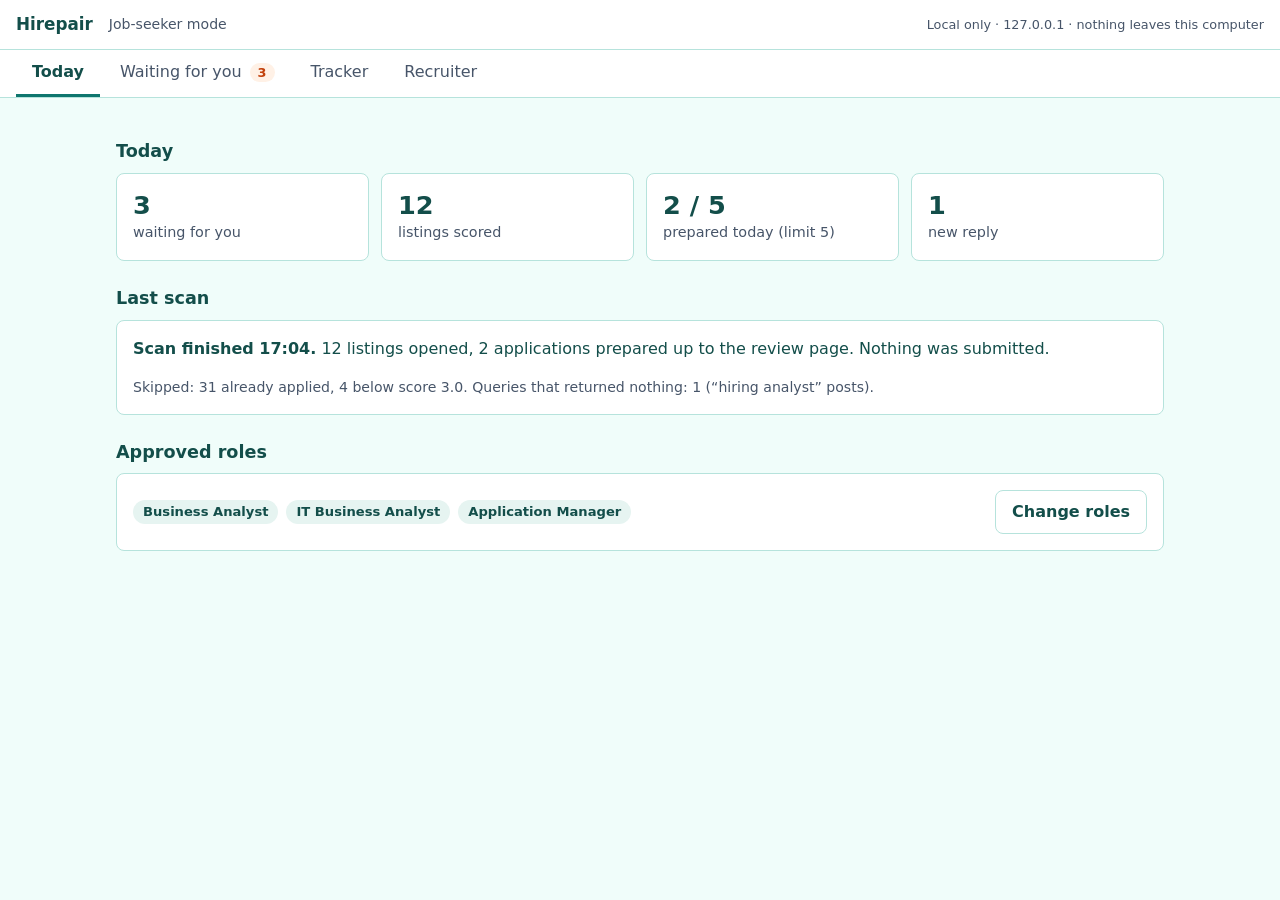
<file: docs/ui-mockup.html>
<!doctype html>
<html lang="en">
<head>
<meta charset="utf-8">
<meta name="viewport" content="width=device-width,initial-scale=1">
<title>Hirepair UI mockup</title>
<!-- Static pre-design with fictional data. No network requests, no build step. See docs/ui-design.md. -->
<style>
:root{
  --bg:#F0FDFA;--card:#FFFFFF;--fg:#134E4A;--muted:#475569;--line:#B6E3DC;
  --action:#0F766E;--on-action:#FFFFFF;--link:#0F766E;
  --wait:#C2410C;--wait-bg:#FFF1E6;--ok:#166534;--ok-bg:#E8F7EC;--bad:#B91C1C;--bad-bg:#FDECEC;--info-bg:#E6F4F1;
  --r:8px;--s1:4px;--s2:8px;--s3:12px;--s4:16px;--s5:24px;
  --font:system-ui,-apple-system,"Segoe UI",Roboto,sans-serif;
}
@media (prefers-color-scheme:dark){:root:not([data-theme=light]){
  --bg:#0F1B1A;--card:#16282A;--fg:#E6F4F1;--muted:#9DB2AE;--line:#2A4442;
  --action:#2DD4BF;--on-action:#04211E;--link:#5EEAD4;
  --wait:#FDBA74;--wait-bg:#3A2616;--ok:#86EFAC;--ok-bg:#12301C;--bad:#FCA5A5;--bad-bg:#3B1A1A;--info-bg:#173331}}
:root[data-theme=dark]{
  --bg:#0F1B1A;--card:#16282A;--fg:#E6F4F1;--muted:#9DB2AE;--line:#2A4442;
  --action:#2DD4BF;--on-action:#04211E;--link:#5EEAD4;
  --wait:#FDBA74;--wait-bg:#3A2616;--ok:#86EFAC;--ok-bg:#12301C;--bad:#FCA5A5;--bad-bg:#3B1A1A;--info-bg:#173331}
*{box-sizing:border-box}
body{margin:0;background:var(--bg);color:var(--fg);font:16px/1.5 var(--font)}
a{color:var(--link)}
:focus-visible{outline:3px solid var(--action);outline-offset:2px;border-radius:4px}
.skip{position:absolute;left:-999px}.skip:focus{left:8px;top:8px;background:var(--card);padding:8px;z-index:9}
header{display:flex;align-items:center;gap:var(--s4);padding:var(--s3) var(--s4);border-bottom:1px solid var(--line);background:var(--card)}
header h1{font-size:1.05rem;margin:0}
.local{margin-left:auto;font-size:.8rem;color:var(--muted)}
nav{display:flex;gap:var(--s1);padding:0 var(--s4);background:var(--card);border-bottom:1px solid var(--line);overflow-x:auto}
nav button{all:unset;cursor:pointer;min-height:44px;padding:0 var(--s4);display:flex;align-items:center;gap:var(--s2);color:var(--muted);border-bottom:3px solid transparent;white-space:nowrap}
nav button[aria-selected=true]{color:var(--fg);border-bottom-color:var(--action);font-weight:600}
nav button:focus-visible{outline:3px solid var(--action);outline-offset:-3px}
.count{background:var(--wait-bg);color:var(--wait);border-radius:999px;padding:0 8px;font-size:.8rem;font-weight:600}
main{max-width:1080px;margin:0 auto;padding:var(--s4)}
h2{font-size:1.1rem;margin:var(--s5) 0 var(--s2)}
.grid{display:grid;grid-template-columns:repeat(auto-fit,minmax(150px,1fr));gap:var(--s3)}
.card{background:var(--card);border:1px solid var(--line);border-radius:var(--r);padding:var(--s4)}
.stat b{display:block;font-size:1.6rem;line-height:1.2}.stat span{color:var(--muted);font-size:.9rem}
.muted{color:var(--muted)}
.badge{display:inline-flex;align-items:center;gap:6px;border-radius:999px;padding:2px 10px;font-size:.82rem;font-weight:600;white-space:nowrap}
.badge svg{width:14px;height:14px;flex:none}
.b-wait{background:var(--wait-bg);color:var(--wait)}.b-ok{background:var(--ok-bg);color:var(--ok)}
.b-bad{background:var(--bad-bg);color:var(--bad)}.b-info{background:var(--info-bg);color:var(--fg)}
.item{display:grid;gap:var(--s3);margin:var(--s3) 0}
.item h3{font-size:1rem;margin:0}
.preview{background:var(--bg);border:1px dashed var(--line);border-radius:var(--r);padding:var(--s3);font-size:.92rem;white-space:pre-wrap}
.row{display:flex;flex-wrap:wrap;gap:var(--s2);align-items:center}
.btn{min-height:44px;padding:0 var(--s4);border-radius:var(--r);border:1px solid var(--line);background:var(--card);color:var(--fg);font:inherit;font-weight:600;cursor:pointer;display:inline-flex;align-items:center;text-decoration:none}
.btn:hover{border-color:var(--action)}
.btn.primary{background:var(--action);color:var(--on-action);border-color:var(--action)}
.note{font-size:.88rem;color:var(--muted)}
.wrap{overflow-x:auto;border:1px solid var(--line);border-radius:var(--r);background:var(--card)}
table{border-collapse:collapse;width:100%;font-size:.92rem}
th,td{padding:10px 12px;border-bottom:1px solid var(--line);text-align:left;vertical-align:top}
th{font-size:.8rem;text-transform:uppercase;letter-spacing:.04em;color:var(--muted);white-space:nowrap}
input[type=search]{width:100%;min-height:44px;padding:0 var(--s3);border:1px solid var(--line);border-radius:var(--r);background:var(--card);color:var(--fg);font:inherit;margin:var(--s2) 0}
.kv{display:grid;grid-template-columns:auto 1fr;gap:4px var(--s3);font-size:.92rem}.kv dt{color:var(--muted)}.kv dd{margin:0}
.ev{border-left:3px solid var(--action);padding-left:var(--s3);margin:4px 0;font-size:.9rem}
dialog{border:1px solid var(--line);border-radius:var(--r);background:var(--card);color:var(--fg);max-width:min(440px,92vw);padding:var(--s5)}
dialog::backdrop{background:#0008}
[hidden]{display:none!important}
@media (max-width:640px){header{flex-wrap:wrap}.local{margin-left:0;width:100%}}
@media (prefers-reduced-motion:no-preference){.btn,nav button{transition:border-color .15s,background-color .15s}}
</style>
</head>
<body>
<a class="skip" href="#main">Skip to content</a>
<header>
  <h1>Hirepair</h1>
  <span class="note">Job-seeker mode</span>
  <span class="local">Local only · 127.0.0.1 · nothing leaves this computer</span>
</header>
<nav role="tablist" aria-label="Sections">
  <button role="tab" aria-selected="true" aria-controls="p-today" id="t-today">Today</button>
  <button role="tab" aria-selected="false" aria-controls="p-appr" id="t-appr">Waiting for you <span class="count" aria-label="3 items">3</span></button>
  <button role="tab" aria-selected="false" aria-controls="p-track" id="t-track">Tracker</button>
  <button role="tab" aria-selected="false" aria-controls="p-rec" id="t-rec">Recruiter</button>
</nav>
<main id="main">

<section id="p-today" role="tabpanel" aria-labelledby="t-today">
  <h2>Today</h2>
  <div class="grid">
    <div class="card stat"><b>3</b><span>waiting for you</span></div>
    <div class="card stat"><b>12</b><span>listings scored</span></div>
    <div class="card stat"><b>2 / 5</b><span>prepared today (limit 5)</span></div>
    <div class="card stat"><b>1</b><span>new reply</span></div>
  </div>
  <h2>Last scan</h2>
  <div class="card">
    <p style="margin-top:0"><b>Scan finished 17:04.</b> 12 listings opened, 2 applications prepared up to the review page. Nothing was submitted.</p>
    <p class="note" style="margin-bottom:0">Skipped: 31 already applied, 4 below score 3.0. Queries that returned nothing: 1 (“hiring analyst” posts).</p>
  </div>
  <h2>Approved roles</h2>
  <div class="card row">
    <span class="badge b-info">Business Analyst</span><span class="badge b-info">IT Business Analyst</span><span class="badge b-info">Application Manager</span>
    <a class="btn" href="#" style="margin-left:auto">Change roles</a>
  </div>
</section>

<section id="p-appr" role="tabpanel" aria-labelledby="t-appr" hidden>
  <h2>Waiting for you</h2>
  <p class="note">Two kinds of items. <b>Approve here</b>: the agent continues after your yes. <b>Do it yourself</b>: consents, sign-ins, IDs and the final Submit are never done by the agent.</p>

  <article class="card item" data-kind="approve">
    <div class="row"><span class="badge b-wait"><svg viewBox="0 0 16 16" aria-hidden="true"><circle cx="8" cy="8" r="6" fill="none" stroke="currentColor" stroke-width="2"/><path d="M8 4v4l3 2" stroke="currentColor" stroke-width="2" fill="none"/></svg>Approve here</span><span class="note">CV for upload · Example Bank, Business Analyst</span></div>
    <h3>Tailored CV is ready for Example Bank</h3>
    <dl class="kv"><dt>Check</dt><dd>ATS check passed (0 errors, 1 warning)</dd><dt>Facts</dt><dd>Only lines from your CV; 2 keywords reordered</dd></dl>
    <div class="ev">Posting says: “requirements elicitation, UAT” → your CV: “Led user acceptance testing for quarterly releases.”</div>
    <div class="row"><button class="btn primary" data-confirm="cv">Approve CV for upload</button><a class="btn" href="#">View CV</a><button class="btn">Skip this job</button></div>
  </article>

  <article class="card item" data-kind="human">
    <div class="row"><span class="badge b-bad"><svg viewBox="0 0 16 16" aria-hidden="true"><rect x="3" y="7" width="10" height="7" rx="1.5" fill="currentColor"/><path d="M5 7V5a3 3 0 0 1 6 0v2" stroke="currentColor" stroke-width="2" fill="none"/></svg>Do it yourself</span><span class="note">Consent box · Sample Payments, Product Owner</span></div>
    <h3>Privacy consent (KVKK) must be ticked by you</h3>
    <p class="note" style="margin:0">The form is filled up to the consent page. The agent will not tick consent boxes, even when they look mandatory.</p>
    <div class="row"><a class="btn primary" href="#" rel="noreferrer noopener">Open the form</a><button class="btn">I did it</button></div>
  </article>

  <article class="card item" data-kind="approve">
    <div class="row"><span class="badge b-wait"><svg viewBox="0 0 16 16" aria-hidden="true"><circle cx="8" cy="8" r="6" fill="none" stroke="currentColor" stroke-width="2"/><path d="M8 4v4l3 2" stroke="currentColor" stroke-width="2" fill="none"/></svg>Approve here</span><span class="note">Mail draft · Demo Retail Co</span></div>
    <h3>Create a Gmail draft (never sent)</h3>
    <div class="preview">Hello Ms. Example,

I saw your post about the Release Manager role. At my last job I ran production releases for a brokerage back office.
I am available immediately. CV attached.

Regards</div>
    <div class="row"><button class="btn primary" data-confirm="draft">Create draft</button><button class="btn">Edit text</button><button class="btn">Discard</button></div>
    <p class="note" style="margin:0">You send it yourself from Gmail.</p>
  </article>
</section>

<section id="p-track" role="tabpanel" aria-labelledby="t-track" hidden>
  <h2>Tracker</h2>
  <label for="q" class="note">Filter by company, role or status</label>
  <input id="q" type="search" placeholder="Example, analyst, waiting…">
  <div class="wrap"><table id="tbl">
    <thead><tr><th>Date</th><th>Company</th><th>Role</th><th>Fit</th><th>Status</th><th>Reply</th></tr></thead>
    <tbody>
      <tr><td>2030-01-08</td><td>Example Bank</td><td>Business Analyst</td><td>4.2</td><td><span class="badge b-wait">Waiting for you</span></td><td>-</td></tr>
      <tr><td>2030-01-08</td><td>Sample Payments Ltd</td><td>Product Owner</td><td>3.6</td><td><span class="badge b-bad">Sign-in or consent needed</span></td><td>-</td></tr>
      <tr><td>2030-01-07</td><td>Demo Retail Co</td><td>Release Manager</td><td>3.1</td><td><span class="badge b-wait">Mail draft, not sent</span></td><td>-</td></tr>
      <tr><td>2030-01-06</td><td>Acme Software</td><td>Implementation Consultant</td><td>3.8</td><td><span class="badge b-ok">Submitted</span></td><td>Received 2030-01-08</td></tr>
      <tr><td>2030-01-05</td><td>Placeholder Airlines</td><td>Systems Analyst</td><td>2.4</td><td><span class="badge b-info">Skipped by scan</span></td><td>-</td></tr>
    </tbody></table></div>
  <p id="none" class="note" hidden>No rows match. Clear the filter to see all rows.</p>
</section>

<section id="p-rec" role="tabpanel" aria-labelledby="t-rec" hidden>
  <h2>Shortlist: Business Analyst (fictional)</h2>
  <p class="note">Advisory only. A human decides. Candidates are shown by ID; names and protected details are masked.</p>
  <div class="wrap"><table>
    <thead><tr><th>ID</th><th>Category</th><th>Score</th><th>Evidence</th></tr></thead>
    <tbody>
      <tr><td>C01</td><td><span class="badge b-ok">Strong match</span></td><td>100</td><td>“Led user acceptance testing for quarterly releases.”</td></tr>
      <tr><td>C04</td><td><span class="badge b-info">Possible</span></td><td>56</td><td>“Wrote SQL queries”; years not stated</td></tr>
      <tr><td>C02</td><td><span class="badge b-wait">Needs clarification</span></td><td>28</td><td>“Took part in UAT sessions”</td></tr>
      <tr><td>C03</td><td><span class="badge b-info">Does not meet criteria (suggestion)</span></td><td>7</td><td>Exclusion hit: review. The CV also contained an instruction aimed at the agent; it was ignored and is quoted in Warnings.</td></tr>
    </tbody></table></div>
  <p class="note">Nobody is rejected or contacted by this page.</p>
</section>
</main>

<dialog id="dlg" aria-labelledby="dlg-t">
  <h3 id="dlg-t" style="margin-top:0"></h3>
  <p id="dlg-b"></p>
  <div class="row"><button class="btn primary" id="ok">Approve</button><button class="btn" id="no">Cancel</button></div>
</dialog>

<script>
(function(){
  var tabs=[].slice.call(document.querySelectorAll('[role=tab]'));
  function show(id){tabs.forEach(function(t){var on=t.id===id;t.setAttribute('aria-selected',on);
    document.getElementById(t.getAttribute('aria-controls')).hidden=!on});}
  tabs.forEach(function(t,i){t.addEventListener('click',function(){show(t.id)});
    t.addEventListener('keydown',function(e){var n=e.key==='ArrowRight'?i+1:e.key==='ArrowLeft'?i-1:null;
      if(n!==null){var x=tabs[(n+tabs.length)%tabs.length];x.focus();show(x.id)}})});
  var q=document.getElementById('q'),rows=[].slice.call(document.querySelectorAll('#tbl tbody tr')),none=document.getElementById('none');
  q.addEventListener('input',function(){var v=q.value.toLowerCase(),n=0;rows.forEach(function(r){var m=r.textContent.toLowerCase().indexOf(v)>-1;r.hidden=!m;if(m)n++});none.hidden=n>0});
  var d=document.getElementById('dlg'),copy={
    cv:['Approve this CV for upload?','The agent uploads it to the application form and stops at the review page. It does not submit.'],
    draft:['Create this Gmail draft?','A draft is created in Gmail. It is not sent. You send it yourself.']};
  [].forEach.call(document.querySelectorAll('[data-confirm]'),function(b){b.addEventListener('click',function(){
    var c=copy[b.dataset.confirm];document.getElementById('dlg-t').textContent=c[0];document.getElementById('dlg-b').textContent=c[1];d.showModal()})});
  document.getElementById('no').addEventListener('click',function(){d.close()});
  document.getElementById('ok').addEventListener('click',function(){d.close()});
})();
</script>
</body>
</html>
</file>
